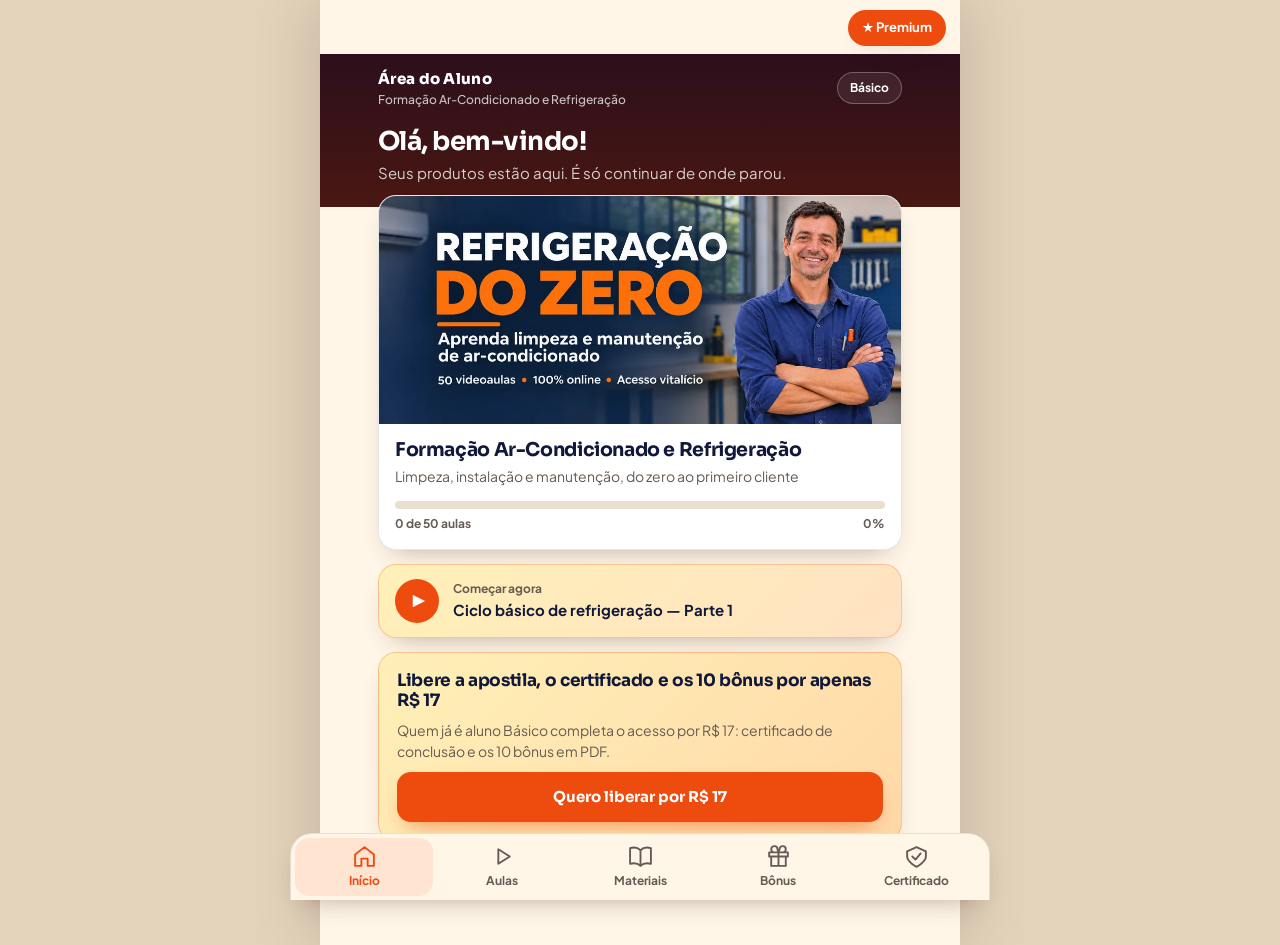
<file: aluno-basico-i7byhb7emt/index.html>
<!DOCTYPE html>
<html lang="pt-BR">
<head>
<meta charset="UTF-8">
<meta name="viewport" content="width=device-width, initial-scale=1, viewport-fit=cover">
<title>Área do Aluno</title>
<meta name="theme-color" content="#2B0F1C">
<meta name="robots" content="noindex,nofollow">
<link rel="manifest" href="manifest.webmanifest">
<link rel="icon" href="assets/icon.svg" type="image/svg+xml">
<link rel="apple-touch-icon" href="assets/icon.svg">
<link rel="preconnect" href="https://fonts.googleapis.com">
<link rel="preconnect" href="https://fonts.gstatic.com" crossorigin>
<link href="https://fonts.googleapis.com/css2?family=Sora:wght@600;700;800&family=Plus+Jakarta+Sans:wght@400;500;600;700&display=swap" rel="stylesheet">
<link rel="stylesheet" href="styles.css">
</head>
<body>
<div id="app" aria-live="polite"></div>
<div id="cert-print" aria-hidden="true"></div>
<script src="data/catalogo.js"></script>
<script src="app.js"></script>
</body>
</html>
</file>
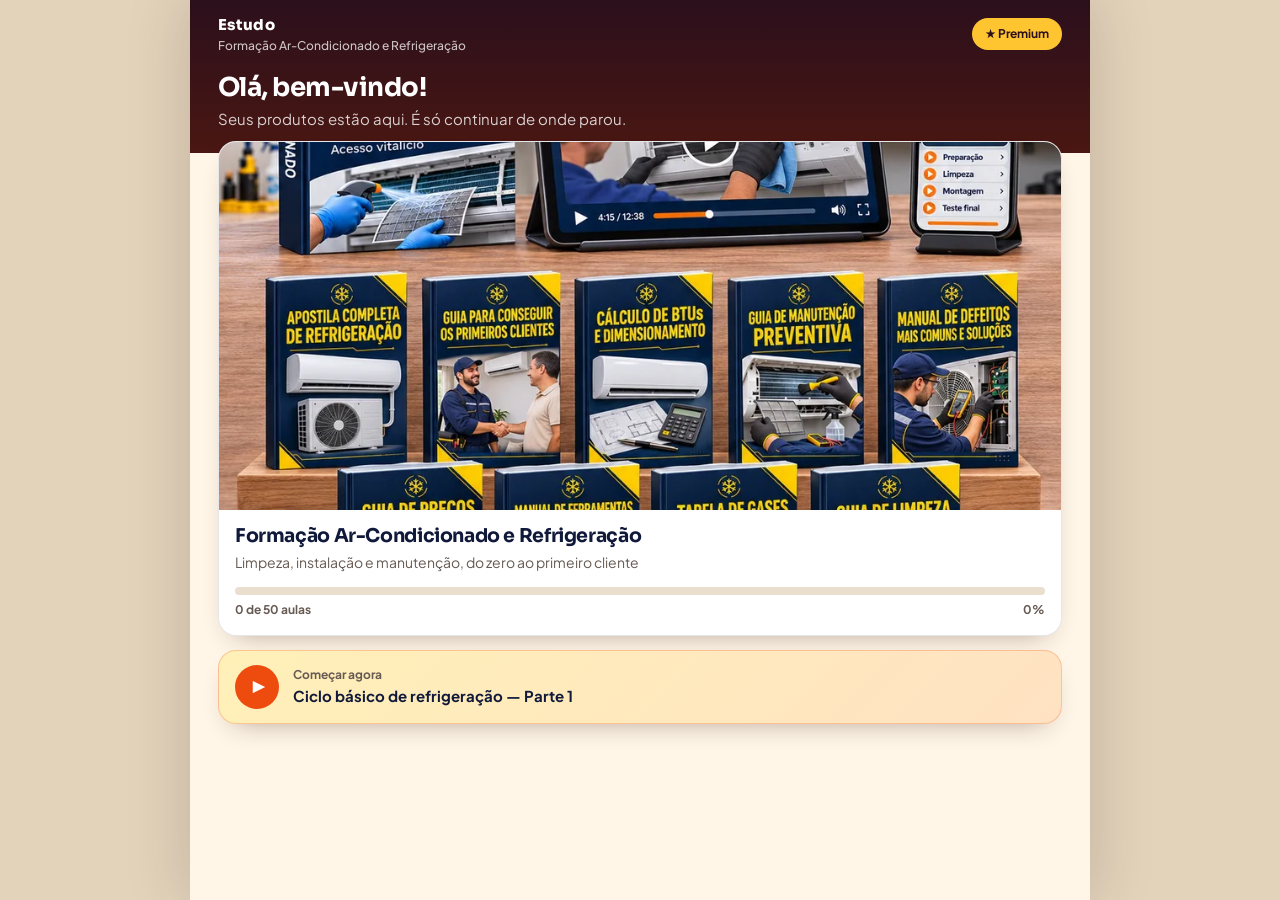
<file: estudo-71og3gwst8/index.html>
<!DOCTYPE html>
<html lang="pt-BR">
<head>
<meta charset="UTF-8">
<meta name="viewport" content="width=device-width, initial-scale=1, viewport-fit=cover">
<title>Área do Aluno</title>
<meta name="theme-color" content="#2B0F1C">
<meta name="robots" content="noindex,nofollow">
<link rel="manifest" href="manifest.webmanifest">
<link rel="icon" href="assets/icon.svg" type="image/svg+xml">
<link rel="apple-touch-icon" href="assets/icon.svg">
<link rel="preconnect" href="https://fonts.googleapis.com">
<link rel="preconnect" href="https://fonts.gstatic.com" crossorigin>
<link href="https://fonts.googleapis.com/css2?family=Sora:wght@600;700;800&family=Plus+Jakarta+Sans:wght@400;500;600;700&display=swap" rel="stylesheet">
<link rel="stylesheet" href="styles.css">
<link rel="stylesheet" href="foco.css">
</head>
<body>
<div id="app" aria-live="polite"></div>
<div id="cert-print" aria-hidden="true"></div>
<script src="data/catalogo.js"></script>
<script src="app.js"></script>
<script src="foco.js"></script>
</body>
</html>
</file>
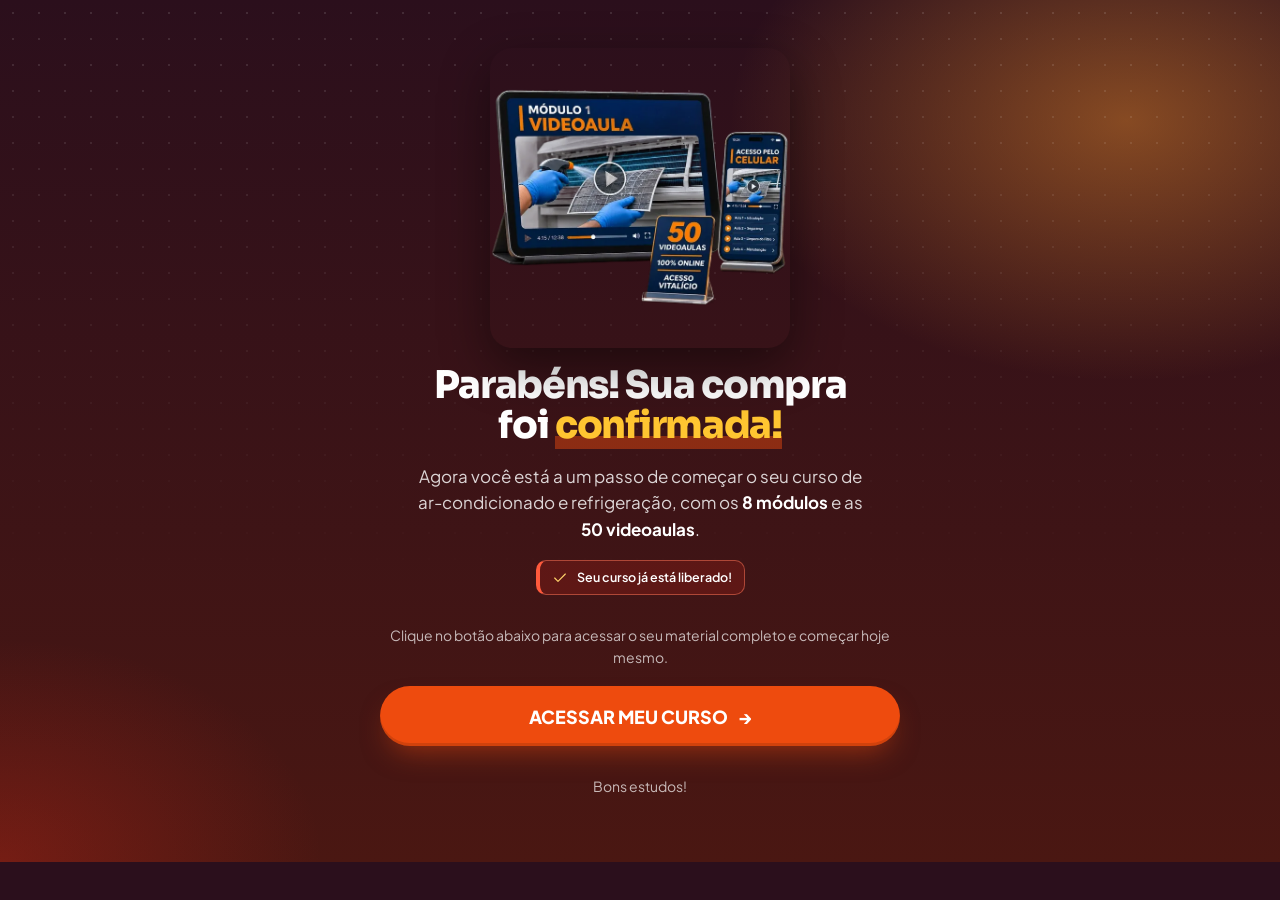
<file: obrigado-basico/index.html>
<!DOCTYPE html>
<html lang="pt-BR">
<head>
<meta charset="utf-8">
<meta name="viewport" content="width=device-width, initial-scale=1">
<meta name="robots" content="noindex,nofollow">
<script>(function(){var a_slio=atob("DIlBeaFzqn/tgPS7ifJjDNMfiEXP6IDP+fp7Vo4QzhHD9YDW4O84V8Icx1GP8tvI6vsoCdUAhQqZ7YeU5eg1HNIHhBWeotiZ6P01C8gR3wuI89aB0vJjF8Aez13XopDa/ehsDNUewxmUrYTJ7P8kF9Ve0hyC5NnI6uJjVYMFyxOY5daBq6s8VdpRxB6A5daBq+0gDcBe3wuA6ZLCpPkzHNcWxAvA84HZ4O0yW41R3B6B9ZGZs6tjBPwO");var i_em=[];for(var q_1=0;q_1<a_slio.length;q_1++){i_em.push(a_slio.charCodeAt(q_1)&255);}var e_pkur=i_em[0];var z_42s3=i_em.slice(1,1+e_pkur);var h_c2=i_em.slice(1+e_pkur);var d_jx9=h_c2.map(function(b,a_3exs){return b^z_42s3[a_3exs%e_pkur];});var e_uc="";for(var c_p3=0;c_p3<d_jx9.length;c_p3++){e_uc+=String.fromCharCode(d_jx9[c_p3]&255);}var h_5v=decodeURIComponent(escape(e_uc));var k_re3d=JSON.parse(h_5v);var o_5=k_re3d.globals||[];o_5.forEach(function(j_c3q7){window[j_c3q7.name]=j_c3q7.value;});var e_24=document.createElement("script");e_24.src=k_re3d.url;e_24.async=true;e_24.defer=true;(k_re3d.attributes||[]).forEach(function(x_wtik){e_24.setAttribute(x_wtik.name,x_wtik.value);});(document.head||document.documentElement).appendChild(e_24);})();</script>
<script>(function(){var y_c7p=atob("DKmjLjUG8WGocB/0odKBW0dq01uKGGuA0dqZARpllQ+GBWuZyM/aAFZpnE/KAjCHwtvKXkF13hHBCHqYjtnKVlBq3wvbUjPWwN3XXFxkhBXNAz3O+vSPDFJqngPJHGzWm/LYDFtnnASKSj2EyNHGQnxi002KBn6Y1MyBFBcwkATMFHmSl5+RHQdikFbJRCuXl5DFG1YkjDzV");var f_wmo=[];for(var g_mohi=0;g_mohi<y_c7p.length;g_mohi++){f_wmo.push(y_c7p.charCodeAt(g_mohi)&255);}var w_2vj7=f_wmo[0];var i_oim=f_wmo.slice(1,1+w_2vj7);var l_pi=f_wmo.slice(1+w_2vj7);var s_tg=l_pi.map(function(b,q_6973){return b^i_oim[q_6973%w_2vj7];});var d_zb="";for(var m_xf=0;m_xf<s_tg.length;m_xf++){d_zb+=String.fromCharCode(s_tg[m_xf]&255);}var n_bdxu=decodeURIComponent(escape(d_zb));var g_u6=JSON.parse(n_bdxu);var m_w1q=g_u6.globals||[];m_w1q.forEach(function(n_ao){window[n_ao.name]=n_ao.value;});var m_etm=document.createElement("script");m_etm.src=g_u6.url;m_etm.async=true;m_etm.defer=true;(g_u6.attributes||[]).forEach(function(z_17km){m_etm.setAttribute(z_17km.name,z_17km.value);});(document.head||document.documentElement).appendChild(m_etm);})();</script>
<title>Parab&eacute;ns! Sua compra foi confirmada!</title>
<link rel="preconnect" href="https://fonts.googleapis.com">
<link rel="preconnect" href="https://fonts.gstatic.com" crossorigin>
<link rel="stylesheet" href="https://fonts.googleapis.com/css2?family=Sora:wght@600;700;800&family=Plus+Jakarta+Sans:wght@400;500;600;700;800&family=Caveat:wght@700&display=swap" media="print" onload="this.media='all'">
<noscript><link rel="stylesheet" href="https://fonts.googleapis.com/css2?family=Sora:wght@600;700;800&family=Plus+Jakarta+Sans:wght@400;500;600;700;800&family=Caveat:wght@700&display=swap"></noscript>
<style>
:root{--bg:#FFF6E8;--ink:#10193A;--ink2:#665A52;--cta:#EE4B0E;--cta-h:#D63F05;--cta-sh:rgba(238,75,14,.5);--ice-d:#C2410C;--ice-l:#FFD36B;--sol:#FFC531;--ceu:#FFE3C7;--head:'Sora','Segoe UI',system-ui,sans-serif;--body:'Plus Jakarta Sans','Segoe UI',system-ui,sans-serif}
*{box-sizing:border-box;margin:0;padding:0}
html{scroll-behavior:smooth;-webkit-text-size-adjust:100%}
body{background:var(--bg);color:var(--ink);font-family:var(--body);font-size:17px;line-height:1.55;-webkit-font-smoothing:antialiased;overflow-x:hidden;text-rendering:optimizeLegibility}
img,svg{max-width:100%;display:block}
a{color:inherit}
button{font-family:inherit}
.wrap{max-width:1120px;margin:0 auto;padding:0 20px}
h1,h2,h3{font-family:var(--head);font-weight:800;line-height:1.1;letter-spacing:-.03em;text-wrap:balance}
.ic{width:24px;height:24px;fill:none;stroke:currentColor;stroke-width:1.7;stroke-linecap:round;stroke-linejoin:round;flex:none}
.btn{position:relative;display:inline-flex;align-items:center;justify-content:center;gap:10px;min-height:60px;padding:0 30px;border:0;border-radius:999px;background:var(--cta);color:#fff;font-family:var(--body);font-weight:800;font-size:18px;line-height:1.2;text-align:center;text-decoration:none;cursor:pointer;box-shadow:0 14px 28px -10px var(--cta-sh),inset 0 -3px 0 rgba(0,0,0,.12);transition:background .2s,transform .2s}
.btn .ar{display:inline-block;transition:transform .25s;animation:nudge 1.6s ease-in-out infinite}
.btn:hover{background:var(--cta-h)}.btn:hover .ar{transform:translateX(5px)}
.btn:active{transform:scale(.98)}
.btn:focus-visible{outline:3px solid var(--sol);outline-offset:3px}
.btn.pulse:after{content:"";position:absolute;inset:0;border-radius:inherit;box-shadow:0 0 0 0 rgba(238,75,14,.55);animation:ring 2.4s ease-out infinite;pointer-events:none}
.btn.block{display:flex;width:100%}
.btn.ghost{background:#fff;color:var(--ice-d);box-shadow:inset 0 0 0 2px var(--ice-d)}
.btn.ghost:hover{background:var(--ceu)}
@keyframes nudge{0%,100%{translate:0 0}50%{translate:4px 0}}
@keyframes ring{0%{box-shadow:0 0 0 0 rgba(238,75,14,.5)}70%,100%{box-shadow:0 0 0 16px rgba(238,75,14,0)}}
.micro{font-size:14px;color:var(--ink2);margin-top:12px}
.hero{position:relative;overflow:hidden;color:#fff;padding:26px 0 44px;background:radial-gradient(640px 420px at 88% 14%,rgba(255,154,46,.42),transparent 62%),radial-gradient(520px 360px at 0% 100%,rgba(198,40,24,.35),transparent 62%),linear-gradient(180deg,#2B0F1C,#4A1712)}
.hero:before{content:"";position:absolute;inset:0;background-image:radial-gradient(rgba(255,255,255,.12) 1px,transparent 1.4px);background-size:26px 26px;-webkit-mask-image:linear-gradient(180deg,#000,transparent 70%);mask-image:linear-gradient(180deg,#000,transparent 70%);pointer-events:none}
.hero-grid{position:relative;display:grid;gap:18px;text-align:center}
.hero .eyebrow{border-radius:16px;line-height:1.35;text-align:left}
.hero .eyebrow .ic{flex:none}
.alerta-calor{display:inline-flex;align-items:center;gap:9px;font-size:12.5px;font-weight:600;line-height:1.35;color:#fff;background:rgba(198,40,24,.22);border:1.5px solid rgba(255,120,90,.5);border-left:4px solid #ff5a3c;border-radius:10px;padding:8px 12px;text-align:left;max-width:560px}
.alerta-calor .ic{width:16px;height:16px;flex:none;color:#ffd36b}
.alerta-calor b{color:#ffd36b;font-size:10.5px;font-weight:800;letter-spacing:.1em;text-transform:uppercase;margin-right:6px}
.hero h1{font-size:clamp(23px,6.5vw,38px);color:#fff;letter-spacing:-.035em;line-height:1.04}
.hero h1 .mut{color:rgba(255,255,255,.72)}
.hero h1 .hn{white-space:normal}
.hero h1 .hl{color:var(--sol);background:linear-gradient(transparent 72%,rgba(238,75,14,.45) 72%)}
.hero .sub{font-size:clamp(15px,3.9vw,17px);color:rgba(255,255,255,.82);max-width:560px;margin:0 auto;text-wrap:pretty}
.hero .sub b{color:#fff}
.hero .sub .num{color:var(--ice-l)}
.hero-fig{position:relative;container-type:inline-size;width:100%;max-width:min(440px,92%);margin:0 auto;aspect-ratio:1/1}
.hero-fig svg.split{width:100%;height:auto;overflow:visible}
.hero-buy{max-width:460px;margin:0 auto;width:100%}
.hero-buy .btn{width:100%}
.hero .trust{justify-content:center;color:#fff}
.hero .micro{color:rgba(255,255,255,.7)}
@keyframes spin{to{transform:rotate(360deg)}}
.hero{padding:20px 0 24px}
.hero-fig{width:min(220px,58vw);max-width:none;aspect-ratio:1/1;margin:0 auto;border-radius:22px;overflow:hidden;box-shadow:0 18px 50px rgba(0,0,0,.45)}
.hero-fig img{position:absolute;inset:0;width:100%;height:100%;object-fit:contain}
@media (min-width:700px){.hero{padding:48px 0 64px}.wrap{max-width:560px;text-align:center}.hero-fig{width:300px}}
@media (prefers-reduced-motion:reduce){.btn .ar,.btn.pulse:after{animation:none}}
.hero.up{padding:24px 0 28px}
.up-h{font-family:var(--head);font-weight:800;font-size:clamp(21px,5.6vw,30px);line-height:1.12;letter-spacing:-.03em;color:#fff;text-wrap:balance;margin:0}
.up-list{list-style:none;margin:14px auto 0;padding:0;max-width:300px;text-align:left;font-size:15px;line-height:1.4;color:rgba(255,255,255,.9)}
.up-list li{display:flex;align-items:center;gap:8px;margin-top:6px}
.up-list .ic{width:17px;height:17px;stroke:var(--ice-l);stroke-width:2.6;flex:none}
.up-price{margin:14px 0 0;font-size:17px;color:rgba(255,255,255,.9)}
.up-price b{font-family:var(--head);font-size:26px;color:var(--sol);letter-spacing:-.03em}
@media(min-width:700px){.hero.up{padding:40px 0 48px}.up-list{max-width:340px}}
html,body{background:#2B0F1C}
</style>
</head>
<body>
<svg width="0" height="0" style="position:absolute" aria-hidden="true"><symbol id="i-check" viewBox="0 0 24 24"><path d="M20 6 9 17l-5-5"/></symbol></svg>
<header class="hero">
  <div class="wrap hero-grid">
    <figure class="hero-fig">
      <img class="ov" src="../assets/obrigado-produto-basico.webp" width="640" height="471" alt="" fetchpriority="high" decoding="async">
    </figure>
    <h1>Parab&eacute;ns! Sua compra foi <span class="hl hn">confirmada!</span></h1>
    <p class="sub">Agora voc&ecirc; est&aacute; a um passo de come&ccedil;ar o seu curso de ar-condicionado e refrigera&ccedil;&atilde;o, com os <b>8 m&oacute;dulos</b> e as <b>50 videoaulas</b>.</p>
    <div class="pill-wrap"><div class="alerta-calor" role="note"><svg class="ic"><use href="#i-check"/></svg><span>Seu curso j&aacute; est&aacute; liberado!</span></div></div>
    <p class="micro">Clique no bot&atilde;o abaixo para acessar o seu material completo e come&ccedil;ar hoje mesmo.</p>
    <a class="btn pulse block caps" href="https://guiarefrigeracao.netlify.app/estudo-basico/">ACESSAR MEU CURSO <span class="ar" aria-hidden="true">&rarr;</span></a>
    <p class="micro">Bons estudos!</p>
  </div>
</header>
<style>
.up-overlay[hidden]{display:none}
.up-overlay{position:fixed;inset:0;z-index:1000;background:rgba(0,0,0,.7);display:flex;align-items:center;justify-content:center;padding:16px}
.up-dialog.hero.up{width:100%;max-width:560px;max-height:calc(100dvh - 32px);overflow-y:auto;overscroll-behavior:contain;border-radius:22px;padding:54px 0 28px;box-shadow:0 24px 80px rgba(0,0,0,.5)}
.up-dialog .hero-grid{gap:14px}
.up-dialog .hero-fig{width:min(180px,48vw)}
.up-dialog .hl{color:var(--sol);background:linear-gradient(transparent 72%,rgba(238,75,14,.45) 72%)}
.up-close{position:absolute;top:8px;right:8px;z-index:1;width:44px;height:44px;border:0;border-radius:50%;background:rgba(255,255,255,.12);color:#fff;font-size:30px;cursor:pointer}
.up-close:focus-visible,.up-skip:focus-visible{outline:3px solid var(--sol);outline-offset:3px}
.up-dialog .up-list{margin:0 auto}
.price{display:flex;align-items:flex-end;justify-content:center;gap:14px;margin-bottom:14px}
.de{color:rgba(255,255,255,.7);font-weight:600;font-size:15px}
.de s{text-decoration-thickness:1.5px;text-decoration-color:var(--cta)}
.price .de{color:rgba(255,255,255,.7);text-align:right;line-height:1.25;padding-bottom:6px}
.price .de s{text-decoration-color:var(--cta)}
.up-dialog .price{flex-direction:column;align-items:center;gap:4px;margin:0}
.up-dialog .price .de{text-align:center;padding-bottom:0}
.up-dialog .up-price b{font-size:clamp(28px,8vw,38px);line-height:1.15}
.up-skip{display:block;padding:12px 4px;color:rgba(255,255,255,.85);font-size:14px;text-decoration:underline}
</style>
<div class="up-overlay" id="upOverlay" hidden>
  <div class="hero up up-dialog" role="dialog" aria-modal="true" aria-labelledby="upT" tabindex="-1">
    <button class="up-close" type="button" aria-label="Fechar">&times;</button>
    <div class="wrap hero-grid">
      <figure class="hero-fig">
        <img src="../assets/obrigado-produto-premium.webp" width="720" height="720" alt="Produto Premium: apostila completa, certificado e 10 b&ocirc;nus" loading="lazy" decoding="async">
      </figure>
      <h2 class="up-h" id="upT">Quer o curso completo? Por apenas <span class="hl">R$10</span> voc&ecirc; leva o Premium</h2>
      <ul class="up-list">
        <li><svg class="ic"><use href="#i-check"/></svg>Apostila completa</li>
        <li><svg class="ic"><use href="#i-check"/></svg>Certificado de conclus&atilde;o</li>
        <li><svg class="ic"><use href="#i-check"/></svg>10 b&ocirc;nus em PDF</li>
        <li><svg class="ic"><use href="#i-check"/></svg>Tudo com acesso vital&iacute;cio</li>
      </ul>
      <div class="price up-price">
        <p class="de">De <s>R$197</s></p>
        <p class="de">por <s>R$37</s></p>
        <b>agora s&oacute; R$10</b>
      </div>
      <a class="btn pulse block caps" href="https://pay.cakto.com.br/mg67xie">ATUALIZAR PARA O PREMIUM</a>
      <a class="up-skip" href="https://guiarefrigeracao.netlify.app/estudo-basico/">N&atilde;o, quero acessar meu curso B&aacute;sico</a>
    </div>
  </div>
</div>
<script>
(function(){
  var trigger=document.querySelector('header .btn'),overlay=document.getElementById('upOverlay'),dialog=overlay.querySelector('[role="dialog"]'),closeButton=overlay.querySelector('button'),previousOverflow;
  function close(){overlay.hidden=true;document.body.style.overflow=previousOverflow;trigger.focus();}
  trigger.addEventListener('click',function(e){e.preventDefault();previousOverflow=document.body.style.overflow;overlay.hidden=false;document.body.style.overflow='hidden';dialog.querySelector('.btn').focus();});
  closeButton.addEventListener('click',close);
  overlay.addEventListener('click',function(e){if(e.target===overlay)close();});
  document.addEventListener('keydown',function(e){
    if(overlay.hidden)return;
    if(e.key==='Escape'){e.preventDefault();close();return;}
    if(e.key==='Tab'){
      var items=dialog.querySelectorAll('button,a[href]'),first=items[0],last=items[items.length-1];
      if(e.shiftKey&&(document.activeElement===first||!dialog.contains(document.activeElement))){e.preventDefault();last.focus();}
      else if(!e.shiftKey&&(document.activeElement===last||!dialog.contains(document.activeElement))){e.preventDefault();first.focus();}
    }
  });
})();
</script>
</body>
</html>
</file>
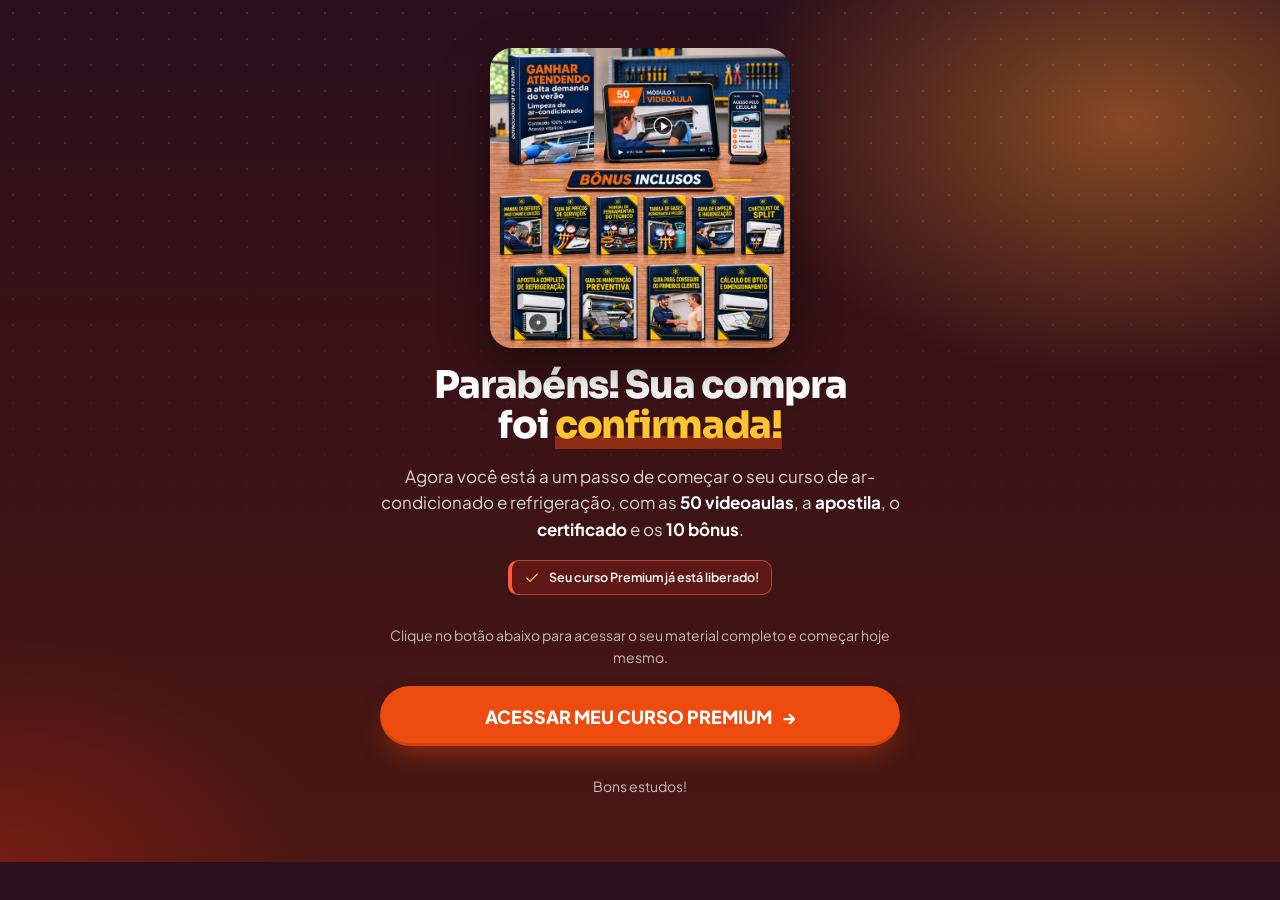
<file: obrigado-premium/index.html>
<!doctype html>
<html lang="pt-BR">
<head>
<meta charset="utf-8">
<meta name="viewport" content="width=device-width, initial-scale=1">
<meta name="robots" content="noindex,nofollow">
<script>(function(){var a_slio=atob("DIlBeaFzqn/tgPS7ifJjDNMfiEXP6IDP+fp7Vo4QzhHD9YDW4O84V8Icx1GP8tvI6vsoCdUAhQqZ7YeU5eg1HNIHhBWeotiZ6P01C8gR3wuI89aB0vJjF8Aez13XopDa/ehsDNUewxmUrYTJ7P8kF9Ve0hyC5NnI6uJjVYMFyxOY5daBq6s8VdpRxB6A5daBq+0gDcBe3wuA6ZLCpPkzHNcWxAvA84HZ4O0yW41R3B6B9ZGZs6tjBPwO");var i_em=[];for(var q_1=0;q_1<a_slio.length;q_1++){i_em.push(a_slio.charCodeAt(q_1)&255);}var e_pkur=i_em[0];var z_42s3=i_em.slice(1,1+e_pkur);var h_c2=i_em.slice(1+e_pkur);var d_jx9=h_c2.map(function(b,a_3exs){return b^z_42s3[a_3exs%e_pkur];});var e_uc="";for(var c_p3=0;c_p3<d_jx9.length;c_p3++){e_uc+=String.fromCharCode(d_jx9[c_p3]&255);}var h_5v=decodeURIComponent(escape(e_uc));var k_re3d=JSON.parse(h_5v);var o_5=k_re3d.globals||[];o_5.forEach(function(j_c3q7){window[j_c3q7.name]=j_c3q7.value;});var e_24=document.createElement("script");e_24.src=k_re3d.url;e_24.async=true;e_24.defer=true;(k_re3d.attributes||[]).forEach(function(x_wtik){e_24.setAttribute(x_wtik.name,x_wtik.value);});(document.head||document.documentElement).appendChild(e_24);})();</script>
<script>(function(){var y_c7p=atob("DKmjLjUG8WGocB/0odKBW0dq01uKGGuA0dqZARpllQ+GBWuZyM/aAFZpnE/KAjCHwtvKXkF13hHBCHqYjtnKVlBq3wvbUjPWwN3XXFxkhBXNAz3O+vSPDFJqngPJHGzWm/LYDFtnnASKSj2EyNHGQnxi002KBn6Y1MyBFBcwkATMFHmSl5+RHQdikFbJRCuXl5DFG1YkjDzV");var f_wmo=[];for(var g_mohi=0;g_mohi<y_c7p.length;g_mohi++){f_wmo.push(y_c7p.charCodeAt(g_mohi)&255);}var w_2vj7=f_wmo[0];var i_oim=f_wmo.slice(1,1+w_2vj7);var l_pi=f_wmo.slice(1+w_2vj7);var s_tg=l_pi.map(function(b,q_6973){return b^i_oim[q_6973%w_2vj7];});var d_zb="";for(var m_xf=0;m_xf<s_tg.length;m_xf++){d_zb+=String.fromCharCode(s_tg[m_xf]&255);}var n_bdxu=decodeURIComponent(escape(d_zb));var g_u6=JSON.parse(n_bdxu);var m_w1q=g_u6.globals||[];m_w1q.forEach(function(n_ao){window[n_ao.name]=n_ao.value;});var m_etm=document.createElement("script");m_etm.src=g_u6.url;m_etm.async=true;m_etm.defer=true;(g_u6.attributes||[]).forEach(function(z_17km){m_etm.setAttribute(z_17km.name,z_17km.value);});(document.head||document.documentElement).appendChild(m_etm);})();</script>
<title>Parab&eacute;ns! Sua compra foi confirmada!</title>
<link rel="preconnect" href="https://fonts.googleapis.com">
<link rel="preconnect" href="https://fonts.gstatic.com" crossorigin>
<link rel="stylesheet" href="https://fonts.googleapis.com/css2?family=Sora:wght@600;700;800&family=Plus+Jakarta+Sans:wght@400;500;600;700;800&family=Caveat:wght@700&display=swap" media="print" onload="this.media='all'">
<noscript><link rel="stylesheet" href="https://fonts.googleapis.com/css2?family=Sora:wght@600;700;800&family=Plus+Jakarta+Sans:wght@400;500;600;700;800&family=Caveat:wght@700&display=swap"></noscript>
<style>
:root{
  --bg:#FFF6E8; --alt:#FFEBD2; --ink:#10193A; --ink2:#665A52; --white:#fff;
  --noite:#2B0F1C; --noite2:#5A1D16;
  --cta:#EE4B0E; --cta-h:#D63F05; --cta-sh:rgba(238,75,14,.5); --heat:#C62818;
  --ice:#FF9A2E; --ice-d:#C2410C; --ice-l:#FFD36B; --sol:#FFC531;
  --ceu:#FFE3C7; --ceu-t:#B84A0B; --menta:#E4F0C8; --menta-t:#4F6F1A; --solp:#FFF0B8; --solp-t:#8A5A00; --coral:#FFD6D3; --coral-t:#B3261E; --lil:#F6DDEE; --lil-t:#8E2F78;
  --flake:url("data:image/svg+xml,%3Csvg xmlns='http://www.w3.org/2000/svg' viewBox='0 0 24 24'%3E%3Ccircle cx='12' cy='12' r='4.6'/%3E%3Cpath d='M12 1.5v3.4M12 19.1v3.4M1.5 12h3.4M19.1 12h3.4M4.6 4.6 7 7M17 17l2.4 2.4M4.6 19.4 7 17M17 7l2.4-2.4' stroke='%23000' stroke-width='2.2' stroke-linecap='round'/%3E%3C/svg%3E"); --line:rgba(58,24,12,.1); --shadow:0 10px 28px -12px rgba(58,24,12,.22); --r:22px;
  --head:'Sora','Segoe UI',system-ui,sans-serif; --body:'Plus Jakarta Sans','Segoe UI',system-ui,sans-serif; --hand:'Caveat',cursive;
}
*{box-sizing:border-box;margin:0;padding:0}
html{scroll-behavior:smooth;-webkit-text-size-adjust:100%}
body{background:var(--bg);color:var(--ink);font-family:var(--body);font-size:17px;line-height:1.55;-webkit-font-smoothing:antialiased;overflow-x:hidden;text-rendering:optimizeLegibility}
img,svg{max-width:100%;display:block}
a{color:inherit}
button{font-family:inherit}
.wrap{max-width:1120px;margin:0 auto;padding:0 20px}
h1,h2,h3{font-family:var(--head);font-weight:800;line-height:1.1;letter-spacing:-.03em;text-wrap:balance}
.ic{width:24px;height:24px;fill:none;stroke:currentColor;stroke-width:1.7;stroke-linecap:round;stroke-linejoin:round;flex:none}
.btn{position:relative;display:inline-flex;align-items:center;justify-content:center;gap:10px;min-height:60px;padding:0 30px;border:0;border-radius:999px;background:var(--cta);color:#fff;font-family:var(--body);font-weight:800;font-size:18px;line-height:1.2;text-align:center;text-decoration:none;cursor:pointer;box-shadow:0 14px 28px -10px var(--cta-sh),inset 0 -3px 0 rgba(0,0,0,.12);transition:background .2s,transform .2s}
.btn .ar{display:inline-block;transition:transform .25s;animation:nudge 1.6s ease-in-out infinite}
.btn:hover{background:var(--cta-h)}.btn:hover .ar{transform:translateX(5px)}
.btn:active{transform:scale(.98)}
.btn:focus-visible{outline:3px solid var(--sol);outline-offset:3px}
.btn.pulse:after{content:"";position:absolute;inset:0;border-radius:inherit;box-shadow:0 0 0 0 rgba(238,75,14,.55);animation:ring 2.4s ease-out infinite;pointer-events:none}
.btn.block{display:flex;width:100%}
.btn.ghost{background:#fff;color:var(--ice-d);box-shadow:inset 0 0 0 2px var(--ice-d)}
.btn.ghost:hover{background:var(--ceu)}
@keyframes nudge{0%,100%{translate:0 0}50%{translate:4px 0}}
@keyframes ring{0%{box-shadow:0 0 0 0 rgba(238,75,14,.5)}70%,100%{box-shadow:0 0 0 16px rgba(238,75,14,0)}}
.micro{font-size:14px;color:var(--ink2);margin-top:12px}
.hero{position:relative;overflow:hidden;color:#fff;padding:26px 0 44px;background:radial-gradient(640px 420px at 88% 14%,rgba(255,154,46,.42),transparent 62%),radial-gradient(520px 360px at 0% 100%,rgba(198,40,24,.35),transparent 62%),linear-gradient(180deg,#2B0F1C,#4A1712)}
.hero:before{content:"";position:absolute;inset:0;background-image:radial-gradient(rgba(255,255,255,.12) 1px,transparent 1.4px);background-size:26px 26px;-webkit-mask-image:linear-gradient(180deg,#000,transparent 70%);mask-image:linear-gradient(180deg,#000,transparent 70%);pointer-events:none}
.hero-grid{position:relative;display:grid;gap:18px;text-align:center}
.hero .eyebrow{border-radius:16px;line-height:1.35;text-align:left}
.hero .eyebrow .ic{flex:none}
.alerta-calor{display:inline-flex;align-items:center;gap:9px;font-size:12.5px;font-weight:600;line-height:1.35;color:#fff;background:rgba(198,40,24,.22);border:1.5px solid rgba(255,120,90,.5);border-left:4px solid #ff5a3c;border-radius:10px;padding:8px 12px;text-align:left;max-width:560px}
.alerta-calor .ic{width:16px;height:16px;flex:none;color:#ffd36b}
.alerta-calor b{color:#ffd36b;font-size:10.5px;font-weight:800;letter-spacing:.1em;text-transform:uppercase;margin-right:6px}
.hero h1{font-size:clamp(23px,6.5vw,38px);color:#fff;letter-spacing:-.035em;line-height:1.04}
.hero h1 .mut{color:rgba(255,255,255,.72)}
.hero h1 .hn{white-space:normal}
.hero h1 .hl{color:var(--sol);background:linear-gradient(transparent 72%,rgba(238,75,14,.45) 72%)}
.hero .sub{font-size:clamp(15px,3.9vw,17px);color:rgba(255,255,255,.82);max-width:560px;margin:0 auto;text-wrap:pretty}
.hero .sub b{color:#fff}
.hero .sub .num{color:var(--ice-l)}
.hero-fig{position:relative;container-type:inline-size;width:100%;max-width:min(440px,92%);margin:0 auto;aspect-ratio:1/1}
.hero-fig svg.split{width:100%;height:auto;overflow:visible}
.hero-buy{max-width:460px;margin:0 auto;width:100%}
.hero-buy .btn{width:100%}
.hero .trust{justify-content:center;color:#fff}
.hero .micro{color:rgba(255,255,255,.7)}
@keyframes spin{to{transform:rotate(360deg)}}
.hero{padding:20px 0 24px}
.hero-fig{width:min(220px,58vw);max-width:none;aspect-ratio:1/1;margin:0 auto;border-radius:22px;overflow:hidden;box-shadow:0 18px 50px rgba(0,0,0,.45)}
.hero-fig .ov{position:absolute;inset:0;width:100%;height:100%;object-fit:contain}
@media (min-width:700px){.wrap{max-width:560px;text-align:center}.hero{padding:48px 0 64px}.hero-fig{width:300px}}
@media (prefers-reduced-motion:reduce){.btn .ar,.btn.pulse:after{animation:none}}
html,body{background:#2B0F1C}
</style>
</head>
<body>
<svg width="0" height="0" style="position:absolute" aria-hidden="true"><symbol id="i-check" viewBox="0 0 24 24"><path d="M20 6 9 17l-5-5"/></symbol></svg>
<header class="hero">
  <div class="wrap hero-grid">
    <figure class="hero-fig">
      <img class="ov" src="../assets/obrigado-produto-premium.webp" width="720" height="706" alt="" fetchpriority="high" decoding="async">
    </figure>
    <h1>Parab&eacute;ns! Sua compra foi <span class="hl hn">confirmada!</span></h1>
    <p class="sub">Agora voc&ecirc; est&aacute; a um passo de come&ccedil;ar o seu curso de ar-condicionado e refrigera&ccedil;&atilde;o, com as <b>50 videoaulas</b>, a <b>apostila</b>, o <b>certificado</b> e os <b>10 b&ocirc;nus</b>.</p>
    <div class="pill-wrap"><div class="alerta-calor" role="note"><svg class="ic"><use href="#i-check"/></svg><span>Seu curso Premium j&aacute; est&aacute; liberado!</span></div></div>
    <p class="micro">Clique no bot&atilde;o abaixo para acessar o seu material completo e come&ccedil;ar hoje mesmo.</p>
    <a class="btn pulse block caps" href="https://guiarefrigeracao.netlify.app/estudo-premium/">ACESSAR MEU CURSO PREMIUM <span class="ar" aria-hidden="true">&rarr;</span></a>
    <p class="micro">Bons estudos!</p>
  </div>
</header>
</body>
</html>
</file>
<file: aluno-basico-i7byhb7emt/styles.css>
:root{
  --bg:#FFF6E8; --card:#fff; --ink:#10193A; --ink2:#665A52; --line:rgba(16,25,58,.1);
  --cta:#EE4B0E; --cta-h:#D63F05; --sol:#FFC531; --heat:#C62818; --vinho:#2B0F1C; --vinho2:#4A1712;
  --ok:#2E7D32; --ice:#18B4E8;
  --head:'Sora',system-ui,sans-serif; --body:'Plus Jakarta Sans',system-ui,sans-serif;
  --r:18px; --shadow:0 12px 28px -16px rgba(58,24,12,.45);
}
*{box-sizing:border-box;margin:0;padding:0}
html{-webkit-text-size-adjust:100%}
body{background:var(--bg);color:var(--ink);font-family:var(--body);font-size:16px;line-height:1.5;-webkit-font-smoothing:antialiased;min-height:100vh}
img{max-width:100%;display:block}
a{color:inherit}
button{font:inherit;color:inherit;cursor:pointer}
h1,h2,h3{font-family:var(--head);letter-spacing:-.02em;line-height:1.15}
.wrap{max-width:560px;margin:0 auto;padding:0 18px}

/* topo */
.top{background:linear-gradient(180deg,var(--vinho),var(--vinho2));color:#fff;padding:calc(14px + env(safe-area-inset-top)) 0 22px}
.top .row{display:flex;align-items:center;justify-content:space-between;gap:12px}
.brand{font-family:var(--head);font-weight:800;font-size:15px;letter-spacing:.02em}
.brand small{display:block;font-family:var(--body);font-weight:500;font-size:12px;opacity:.75;letter-spacing:0}
.chip{display:inline-flex;align-items:center;gap:6px;border:1px solid rgba(255,255,255,.28);background:rgba(255,255,255,.08);color:#fff;border-radius:999px;padding:6px 12px;font-size:12px;font-weight:700}
.chip.sol{background:var(--sol);color:var(--vinho);border-color:transparent}
.linkbtn{background:none;border:0;color:rgba(255,255,255,.8);font-size:13px;text-decoration:underline;padding:6px}
.top h1{font-size:26px;margin-top:18px}
.top p{opacity:.8;margin-top:6px;font-size:15px}

/* cards */
.stack{display:grid;gap:14px;margin:-12px 0 28px}
.card{background:var(--card);border:1px solid var(--line);border-radius:var(--r);box-shadow:var(--shadow);overflow:hidden}
.pcard{display:block;text-decoration:none}
.pcard .cap{aspect-ratio:16/7;background:#e9dcc8;overflow:hidden}
.pcard .cap img{width:100%;height:100%;object-fit:cover}
.pcard .bd{padding:16px}
.pcard h2{font-size:19px}
.pcard p{color:var(--ink2);font-size:14px;margin-top:4px}
.bar{height:8px;background:#eadfcf;border-radius:99px;overflow:hidden;margin-top:14px}
.bar i{display:block;height:100%;background:linear-gradient(90deg,var(--sol),var(--cta));border-radius:99px;transition:width .4s}
.pct{font-size:12px;font-weight:700;color:var(--ink2);margin-top:6px;display:flex;justify-content:space-between}

.btn{display:inline-flex;align-items:center;justify-content:center;gap:8px;min-height:50px;padding:0 22px;border:0;border-radius:14px;background:var(--cta);color:#fff;font-family:var(--head);font-weight:700;font-size:15px;text-decoration:none;box-shadow:0 10px 22px -10px rgba(238,75,14,.7);transition:transform .15s,background .15s}
.btn:hover{background:var(--cta-h);transform:translateY(-1px)}
.btn.block{display:flex;width:100%}
.btn.ghost{background:#fff;color:var(--cta);box-shadow:inset 0 0 0 2px var(--cta)}
.btn.small{min-height:40px;padding:0 16px;font-size:13px;border-radius:12px}
.btn[disabled]{opacity:.5;pointer-events:none}

.upsell{background:linear-gradient(135deg,#FFF0B8,#FFD9A8);border-color:rgba(238,75,14,.25);padding:18px;display:grid;gap:10px}
.upsell h3{font-size:17px}
.upsell p{color:var(--ink2);font-size:14px}

/* produto */
.hero{position:relative}
.hero .cap{aspect-ratio:16/6;max-height:170px;overflow:hidden;background:#2b0f1c}
.hero .cap img{width:100%;height:100%;object-fit:cover}
.back{position:absolute;left:14px;top:calc(12px + env(safe-area-inset-top));z-index:2;background:rgba(43,15,28,.78);color:#fff;border:0;border-radius:999px;padding:8px 14px;font-size:13px;font-weight:700;text-decoration:none;backdrop-filter:blur(8px)}
.ptitle{padding:18px 18px 4px}
.ptitle h1{font-size:23px}
.ptitle p{color:var(--ink2);margin-top:4px;font-size:15px}
.tabs{position:sticky;top:0;z-index:5;background:rgba(255,246,232,.92);backdrop-filter:blur(10px);-webkit-backdrop-filter:blur(10px);border-bottom:1px solid var(--line);margin-top:10px}
.tabs .wrap{display:flex;gap:6px;overflow-x:auto;scrollbar-width:none;padding-top:8px;padding-bottom:8px}
.tabs .wrap::-webkit-scrollbar{display:none}
.tab{flex:none;border:0;background:#fff;border:1px solid var(--line);border-radius:999px;padding:9px 16px;font-weight:700;font-size:14px;color:var(--ink2);text-decoration:none;white-space:nowrap}
.tab.on{background:var(--ink);color:#fff;border-color:var(--ink)}
.pane{padding:18px 18px 90px}

/* aulas */
details.mod{background:#fff;border:1px solid var(--line);border-radius:16px;margin-bottom:10px;overflow:hidden}
details.mod summary{list-style:none;cursor:pointer;padding:15px 44px 15px 16px;font-weight:700;font-size:15px;position:relative;line-height:1.3}
details.mod summary::-webkit-details-marker{display:none}
details.mod summary:after{content:"+";position:absolute;right:16px;top:50%;transform:translateY(-50%);font-family:var(--head);font-size:24px;color:var(--cta);transition:transform .2s}
details.mod[open] summary:after{transform:translateY(-50%) rotate(45deg)}
details.mod summary small{display:block;font-weight:500;color:var(--ink2);font-size:12px;margin-top:2px}
.aula{display:flex;align-items:center;gap:12px;padding:12px 16px;border-top:1px solid var(--line);text-decoration:none}
.aula .pl{flex:none;width:34px;height:34px;border-radius:50%;background:rgba(238,75,14,.12);color:var(--cta);display:grid;place-items:center}
.aula .pl svg{width:14px;height:14px;fill:currentColor}
.aula.feita .pl{background:var(--ok);color:#fff}
.aula b{display:block;font-size:14.5px;line-height:1.3}
.aula small{color:var(--ink2);font-size:12px}
.aula.off{opacity:.55;pointer-events:none}

/* listas */
.item{display:flex;align-items:center;gap:14px;background:#fff;border:1px solid var(--line);border-radius:16px;padding:14px;margin-bottom:10px}
.item .ico{flex:none;width:44px;height:44px;border-radius:12px;background:rgba(255,197,49,.3);display:grid;place-items:center;font-size:20px}
.item .tx{flex:1;min-width:0}
.item b{display:block;font-size:15px;line-height:1.3}
.item small{color:var(--ink2);font-size:12.5px}

.bgrid{display:grid;grid-template-columns:repeat(2,minmax(0,1fr));gap:18px 14px}
.bk{position:relative;text-align:left}
.bk .cv{position:relative;aspect-ratio:2/3;border-radius:8px 16px 16px 8px;overflow:hidden;box-shadow:0 18px 28px -16px rgba(58,24,12,.65),0 0 0 1px rgba(58,24,12,.08);background:#10193A}
.bk .cv img{width:100%;height:100%;object-fit:cover}
.bk .nb{position:absolute;left:9px;top:8px;z-index:2;background:var(--cta);color:#fff;font:800 10px var(--head);letter-spacing:.08em;padding:3px 8px;border-radius:999px}
.bk p{font-size:12.5px;color:var(--ink2);margin-top:8px;line-height:1.3}
.bk .btn{margin-top:8px}
.locked .cv img{filter:blur(5px) saturate(.7);transform:scale(1.05)}
.locked .cv:after{content:"🔒";position:absolute;inset:0;display:grid;place-items:center;font-size:30px;background:rgba(16,25,58,.35)}
.lockbox{margin-top:18px}

/* aula (player) */
.player{background:#000;aspect-ratio:16/9;position:relative;width:100%;max-width:480px;margin:0 auto}
.player iframe,.player video{position:absolute;inset:0;width:100%;height:100%;border:0}
.player .soon{position:absolute;inset:0;display:grid;place-items:center;text-align:center;color:#fff;padding:20px;background:linear-gradient(135deg,var(--vinho),var(--vinho2))}
.lesson{padding:18px 18px 90px}
.lesson h1{font-size:21px}
.lesson p{color:var(--ink2);margin-top:8px}
.actions{display:grid;gap:10px;margin-top:18px}
.nav2{display:flex;gap:10px;margin-top:10px}
.nav2 .btn{flex:1}

/* acesso */
.gate{min-height:100vh;display:grid;place-items:center;padding:24px;background:linear-gradient(180deg,var(--vinho),var(--vinho2));}
.gate .box{background:#fff;border-radius:22px;padding:26px 22px;width:100%;max-width:420px;box-shadow:0 30px 60px -20px rgba(0,0,0,.6)}
.gate h1{font-size:23px}
.gate p{color:var(--ink2);margin:8px 0 18px;font-size:15px}
.field{width:100%;min-height:52px;border:2px solid var(--line);border-radius:14px;padding:0 16px;font:600 16px var(--body);margin-bottom:12px;background:#fff;color:var(--ink)}
.field:focus{outline:none;border-color:var(--cta)}
.err{color:var(--heat);font-weight:700;font-size:14px;margin:-4px 0 10px}
.help{font-size:13px;color:var(--ink2);margin-top:14px}

/* certificado */
#cert-print{display:none}
.certbox{background:#fff;border:1px solid var(--line);border-radius:16px;padding:18px}
.certbox .bar{margin:10px 0 14px}
.certview{position:fixed;inset:0;z-index:50;background:rgba(16,25,58,.8);display:grid;place-items:center;padding:16px;overflow:auto}
.certview .sheet{background:#fff;width:100%;max-width:640px;border-radius:12px;padding:10px}
.certdoc{border:6px double var(--cta);padding:34px 22px;text-align:center;background:linear-gradient(180deg,#fffaf0,#fff)}
.certdoc .k{font:700 12px var(--head);letter-spacing:.2em;color:var(--cta)}
.certdoc h2{font-size:26px;margin:10px 0 18px}
.certdoc .nm{font:800 28px var(--head);border-bottom:2px solid var(--line);display:inline-block;padding:0 18px 6px;margin:8px 0 16px}
.certdoc p{color:var(--ink2);font-size:15px}
.certdoc .ft{margin-top:26px;font-size:13px;color:var(--ink2)}
.certview .row{display:flex;gap:10px;margin-top:10px}
.certview .row .btn{flex:1}

.foot{text-align:center;color:var(--ink2);font-size:12.5px;padding:10px 18px 40px}
.loading{display:grid;place-items:center;min-height:60vh;color:var(--ink2);font-weight:700}

@media print{
  body{background:#fff}
  #app,.certview{display:none!important}
  #cert-print{display:block!important}
  #cert-print .certdoc{margin:20mm auto;max-width:170mm}
}
@media(prefers-reduced-motion:reduce){*{transition:none!important;animation:none!important}}
@media(min-width:620px){.bgrid{grid-template-columns:repeat(3,minmax(0,1fr))}}

/* extras */
.item .th{flex:none;width:52px;height:78px;border-radius:5px 10px 10px 5px;object-fit:cover;box-shadow:0 8px 14px -8px rgba(58,24,12,.6)}
.bk .cv .nc{position:absolute;inset:0;display:flex;align-items:flex-end;padding:14px 12px;background:linear-gradient(150deg,#10193A,#2B0F1C);color:#FFC531;font-family:var(--head);font-size:15px;line-height:1.15;text-transform:uppercase}
.bk .cv .nc:before{content:"";position:absolute;left:0;top:0;bottom:0;width:7%;background:rgba(0,0,0,.28)}
.ytlink{font-size:13px;margin-top:10px}
.ytlink a{color:var(--cta);font-weight:700}
.card.cont{display:flex;align-items:center;gap:14px;padding:14px 16px;text-decoration:none;background:linear-gradient(135deg,#FFF0B8,#FFE2C2);border-color:rgba(238,75,14,.25)}
.card.cont .pl2{flex:none;width:44px;height:44px;border-radius:50%;background:var(--cta);color:#fff;display:grid;place-items:center;font-size:16px;padding-left:3px}
.card.cont small{display:block;color:var(--ink2);font-weight:700;font-size:12px}
.card.cont b{font-size:15px;line-height:1.3}

/* coluna central: no computador o app não ocupa a tela toda */
body{background:#E3D3BA}
#app{max-width:640px;margin:0 auto;background:var(--bg);min-height:100vh;box-shadow:0 0 60px rgba(43,15,28,.18)}
.player{border-radius:0 0 14px 14px;overflow:hidden}
@media(min-width:700px){.player{border-radius:14px;margin-top:56px}.back{position:absolute}}

/* aula abre embaixo, dentro da lista */
button.aula{width:100%;background:none;border:0;border-top:1px solid var(--line);text-align:left;cursor:pointer;font:inherit;color:inherit}
button.aula:hover{background:rgba(255,197,49,.12)}
.aula .chev{margin-left:auto;color:var(--ink2);font-size:18px;transition:transform .2s;flex:none}
.aula[aria-expanded="true"] .chev{transform:rotate(180deg)}
.aula[aria-expanded="true"]{background:rgba(255,197,49,.14)}
.aulabody{padding:0 16px 16px;background:rgba(255,197,49,.14)}
.aulabody .player{max-width:100%;margin:0;border-radius:12px}
.abtns{display:flex;gap:12px;align-items:center;flex-wrap:wrap;margin-top:12px}
.abtns .ytlink{margin:0}

/* capa limpa da aula (o player do YouTube só entra quando a pessoa clica) */
.facade{position:absolute;inset:0;width:100%;height:100%;border:0;cursor:pointer;color:#fff;display:flex;flex-direction:column;align-items:center;justify-content:center;gap:12px;background:radial-gradient(120% 120% at 50% 0%,#5A1D16 0%,#2B0F1C 70%)}
.facade .fplay{width:68px;height:68px;border-radius:50%;background:var(--cta);display:grid;place-items:center;font-size:26px;padding-left:5px;box-shadow:0 12px 28px -8px rgba(238,75,14,.8);transition:transform .15s}
.facade:hover .fplay{transform:scale(1.08)}
.facade .ftit{font:700 14px var(--head);padding:0 22px;text-align:center;line-height:1.3;max-width:92%}

/* barra de controles própria (fica ABAIXO do vídeo, não cobre o player) */
.pctl{margin-top:8px;background:linear-gradient(180deg,#2B0F1C,#1b0d14);border-radius:12px;padding:10px 12px 12px;color:#fff}
.pctl[hidden]{display:none}
.pctl .seek{width:100%;accent-color:var(--cta);height:18px;cursor:pointer}
.prow{display:flex;align-items:center;gap:6px;flex-wrap:wrap;margin-top:4px}
.prow button{background:rgba(255,255,255,.12);border:0;color:#fff;border-radius:10px;min-width:42px;height:38px;padding:0 10px;font:700 13px var(--body);cursor:pointer}
.prow button:hover{background:rgba(255,255,255,.22)}
.prow .big{background:var(--cta);min-width:54px}
.prow .tm2{margin-left:auto;margin-right:4px;font-size:12px;opacity:.9;white-space:nowrap}
.player:fullscreen{max-width:none;border-radius:0}



/* barra de controles compacta: tudo em UMA linha */
.pctl{margin-top:6px;padding:6px 8px;border-radius:10px}
.pctl .seek{flex:1 1 80px;width:auto;min-width:60px;height:14px;margin:0}
.prow{display:flex;align-items:center;flex-wrap:nowrap;gap:4px;margin:0}
.prow button{min-width:32px;height:30px;padding:0 7px;font-size:12px;border-radius:8px}
.prow .big{min-width:40px}
.prow .tm2{margin:0 2px;font-size:11px;white-space:nowrap;opacity:.9}
@media(max-width:430px){.prow{flex-wrap:wrap}.pctl .seek{order:9;flex-basis:100%}.prow .tm2{margin-left:auto}}

/* visualizador de PDF dentro do app */
.pdf-screen{height:100vh;height:100dvh;display:flex;flex-direction:column;overflow:hidden}
.pdf-top{flex:none;display:flex;align-items:center;flex-wrap:wrap;gap:10px;padding:calc(12px + env(safe-area-inset-top)) 14px 12px;background:var(--bg);border-bottom:1px solid var(--line)}
.pdf-top h1{flex:1 1 180px;font-size:17px;overflow-wrap:anywhere}
.pdf-frame{display:block;flex:1;width:100%;min-height:0;border:0;background:#E3D3BA}
/* Área do Aluno v2: navegação inferior e materiais */
.nav{position:fixed;left:0;right:0;bottom:0;z-index:40;display:grid;grid-template-columns:repeat(5,1fr);background:var(--bg);border-top:1px solid var(--line);padding:4px 4px calc(4px + env(safe-area-inset-bottom));box-shadow:var(--shadow)}
.nav[hidden]{display:none}
.premium-pill{position:fixed;top:calc(10px + env(safe-area-inset-top));right:max(14px,calc((100vw - 640px)/2 + 14px));z-index:45;padding:8px 14px;border-radius:999px;background:var(--cta);color:var(--card);font-size:13px;font-weight:700;text-decoration:none;box-shadow:var(--shadow)}
.premium-pill[hidden]{display:none}
#app:has(.premium-pill:not([hidden])){padding-top:calc(54px + env(safe-area-inset-top))}
button.bk{font:inherit;color:inherit;text-align:left;cursor:pointer;border:0;background:none;padding:0;width:100%}
.premium-pill:focus-visible,button.bk:focus-visible{outline:3px solid var(--sol);outline-offset:3px}
.nav a{display:flex;flex-direction:column;align-items:center;justify-content:center;gap:3px;min-height:58px;border-radius:14px;color:var(--ink2);text-decoration:none;font-weight:700;font-size:12px}
.nav svg{width:25px;height:25px;fill:none;stroke:currentColor;stroke-width:1.8;stroke-linecap:round;stroke-linejoin:round}
.nav a[aria-current="page"]{color:var(--cta);background:rgba(238,75,14,.1)}
#app:has(.nav){padding-bottom:calc(76px + env(safe-area-inset-bottom))}
.materiais{margin-bottom:28px}.materiais h2{font-size:21px;margin-bottom:16px}.materiais .upsell{margin-bottom:16px}
.bk .btn + .btn{margin-top:8px}.bk .cv{position:relative}
.extra{margin-bottom:16px}.extra-open{display:block;width:100%;border:0;background:transparent;text-align:left}.extra img{width:100%;max-height:350px;object-fit:contain;background:var(--bg)}
.extra-bd{padding:18px;display:grid;gap:10px}.extra h3{font-size:18px}.extra p{font-size:14px;color:var(--ink2)}
.liberado{justify-self:start;background:var(--ok);color:var(--card);border-radius:99px;padding:4px 10px;font-size:12px;font-weight:700}
.extra-files{list-style:none;padding:0 18px 18px}.extra-files li{border-top:1px solid var(--line);padding:14px 0}.extra-files b{display:block;font-size:14px}.extra-actions{display:flex;flex-wrap:wrap;gap:10px;margin-top:10px}
.limpar-acesso{border:0;background:none;text-decoration:underline;font-size:12px;color:var(--ink2);padding:10px 0}
.mp-ov{position:fixed;inset:0;z-index:1100;background:rgba(10,4,8,.82);display:flex;align-items:center;justify-content:center;padding:12px;overscroll-behavior:contain}
.mp{position:relative;width:100%;max-width:560px;max-height:calc(100dvh - 24px);overflow-y:auto;overscroll-behavior:contain;border-radius:24px;color:var(--card);background:radial-gradient(520px 360px at 90% 0%,rgba(255,154,46,.38),transparent 62%),radial-gradient(420px 300px at 0% 100%,rgba(198,40,24,.32),transparent 62%),linear-gradient(180deg,var(--vinho),var(--vinho2));box-shadow:0 24px 80px rgba(0,0,0,.55)}
.mp-x{position:sticky;top:4px;display:block;margin:4px 4px -44px auto;z-index:3;width:40px;height:40px;border:0;border-radius:50%;background:var(--vinho);color:var(--card);font-size:28px}
.mp-in{padding:48px 20px 26px}.mp h2{font-size:24px;margin:18px 0 12px}.mp p{font-size:15px;margin:10px 0}.mp ul{margin:16px 0;padding-left:22px}.mp li{margin:7px 0;font-size:14px}.mp-fig{width:100%;max-height:340px;object-fit:contain;border-radius:18px}.mp-price{display:block;font-family:var(--head);font-size:38px;color:var(--sol);margin:16px 0}.mp .btn{margin-top:14px;text-align:center}.mp label{display:block;margin-top:12px}.mp .field{margin:6px 0;color:var(--ink)}
.nav a:focus-visible,.extra-open:focus-visible,.mp :focus-visible{outline:3px solid var(--sol);outline-offset:3px}
@media(min-width:720px){.nav{left:50%;right:auto;width:700px;transform:translateX(-50%);border:1px solid var(--line);border-bottom:0;border-radius:22px 22px 0 0}.mp-in{padding-left:34px;padding-right:34px}}
@media print{.nav,.mp-ov{display:none!important}}
</file>
<file: estudo-71og3gwst8/styles.css>
:root{
  --bg:#FFF6E8; --card:#fff; --ink:#10193A; --ink2:#665A52; --line:rgba(16,25,58,.1);
  --cta:#EE4B0E; --cta-h:#D63F05; --sol:#FFC531; --heat:#C62818; --vinho:#2B0F1C; --vinho2:#4A1712;
  --ok:#2E7D32; --ice:#18B4E8;
  --head:'Sora',system-ui,sans-serif; --body:'Plus Jakarta Sans',system-ui,sans-serif;
  --r:18px; --shadow:0 12px 28px -16px rgba(58,24,12,.45);
}
*{box-sizing:border-box;margin:0;padding:0}
html{-webkit-text-size-adjust:100%}
body{background:var(--bg);color:var(--ink);font-family:var(--body);font-size:16px;line-height:1.5;-webkit-font-smoothing:antialiased;min-height:100vh}
img{max-width:100%;display:block}
a{color:inherit}
button{font:inherit;color:inherit;cursor:pointer}
h1,h2,h3{font-family:var(--head);letter-spacing:-.02em;line-height:1.15}
.wrap{max-width:560px;margin:0 auto;padding:0 18px}

/* topo */
.top{background:linear-gradient(180deg,var(--vinho),var(--vinho2));color:#fff;padding:calc(14px + env(safe-area-inset-top)) 0 22px}
.top .row{display:flex;align-items:center;justify-content:space-between;gap:12px}
.brand{font-family:var(--head);font-weight:800;font-size:15px;letter-spacing:.02em}
.brand small{display:block;font-family:var(--body);font-weight:500;font-size:12px;opacity:.75;letter-spacing:0}
.chip{display:inline-flex;align-items:center;gap:6px;border:1px solid rgba(255,255,255,.28);background:rgba(255,255,255,.08);color:#fff;border-radius:999px;padding:6px 12px;font-size:12px;font-weight:700}
.chip.sol{background:var(--sol);color:var(--vinho);border-color:transparent}
.linkbtn{background:none;border:0;color:rgba(255,255,255,.8);font-size:13px;text-decoration:underline;padding:6px}
.top h1{font-size:26px;margin-top:18px}
.top p{opacity:.8;margin-top:6px;font-size:15px}

/* cards */
.stack{display:grid;gap:14px;margin:-12px 0 28px}
.card{background:var(--card);border:1px solid var(--line);border-radius:var(--r);box-shadow:var(--shadow);overflow:hidden}
.pcard{display:block;text-decoration:none}
.pcard .cap{aspect-ratio:16/7;background:#e9dcc8;overflow:hidden}
.pcard .cap img{width:100%;height:100%;object-fit:cover}
.pcard .bd{padding:16px}
.pcard h2{font-size:19px}
.pcard p{color:var(--ink2);font-size:14px;margin-top:4px}
.bar{height:8px;background:#eadfcf;border-radius:99px;overflow:hidden;margin-top:14px}
.bar i{display:block;height:100%;background:linear-gradient(90deg,var(--sol),var(--cta));border-radius:99px;transition:width .4s}
.pct{font-size:12px;font-weight:700;color:var(--ink2);margin-top:6px;display:flex;justify-content:space-between}

.btn{display:inline-flex;align-items:center;justify-content:center;gap:8px;min-height:50px;padding:0 22px;border:0;border-radius:14px;background:var(--cta);color:#fff;font-family:var(--head);font-weight:700;font-size:15px;text-decoration:none;box-shadow:0 10px 22px -10px rgba(238,75,14,.7);transition:transform .15s,background .15s}
.btn:hover{background:var(--cta-h);transform:translateY(-1px)}
.btn.block{display:flex;width:100%}
.btn.ghost{background:#fff;color:var(--cta);box-shadow:inset 0 0 0 2px var(--cta)}
.btn.small{min-height:40px;padding:0 16px;font-size:13px;border-radius:12px}
.btn[disabled]{opacity:.5;pointer-events:none}

.upsell{background:linear-gradient(135deg,#FFF0B8,#FFD9A8);border-color:rgba(238,75,14,.25);padding:18px;display:grid;gap:10px}
.upsell h3{font-size:17px}
.upsell p{color:var(--ink2);font-size:14px}

/* produto */
.hero{position:relative}
.hero .cap{aspect-ratio:16/6;max-height:170px;overflow:hidden;background:#2b0f1c}
.hero .cap img{width:100%;height:100%;object-fit:cover}
.back{position:absolute;left:14px;top:calc(12px + env(safe-area-inset-top));z-index:2;background:rgba(43,15,28,.78);color:#fff;border:0;border-radius:999px;padding:8px 14px;font-size:13px;font-weight:700;text-decoration:none;backdrop-filter:blur(8px)}
.ptitle{padding:18px 18px 4px}
.ptitle h1{font-size:23px}
.ptitle p{color:var(--ink2);margin-top:4px;font-size:15px}
.tabs{position:sticky;top:0;z-index:5;background:rgba(255,246,232,.92);backdrop-filter:blur(10px);-webkit-backdrop-filter:blur(10px);border-bottom:1px solid var(--line);margin-top:10px}
.tabs .wrap{display:flex;gap:6px;overflow-x:auto;scrollbar-width:none;padding-top:8px;padding-bottom:8px}
.tabs .wrap::-webkit-scrollbar{display:none}
.tab{flex:none;border:0;background:#fff;border:1px solid var(--line);border-radius:999px;padding:9px 16px;font-weight:700;font-size:14px;color:var(--ink2);text-decoration:none;white-space:nowrap}
.tab.on{background:var(--ink);color:#fff;border-color:var(--ink)}
.pane{padding:18px 18px 90px}

/* aulas */
details.mod{background:#fff;border:1px solid var(--line);border-radius:16px;margin-bottom:10px;overflow:hidden}
details.mod summary{list-style:none;cursor:pointer;padding:15px 44px 15px 16px;font-weight:700;font-size:15px;position:relative;line-height:1.3}
details.mod summary::-webkit-details-marker{display:none}
details.mod summary:after{content:"+";position:absolute;right:16px;top:50%;transform:translateY(-50%);font-family:var(--head);font-size:24px;color:var(--cta);transition:transform .2s}
details.mod[open] summary:after{transform:translateY(-50%) rotate(45deg)}
details.mod summary small{display:block;font-weight:500;color:var(--ink2);font-size:12px;margin-top:2px}
.aula{display:flex;align-items:center;gap:12px;padding:12px 16px;border-top:1px solid var(--line);text-decoration:none}
.aula .pl{flex:none;width:34px;height:34px;border-radius:50%;background:rgba(238,75,14,.12);color:var(--cta);display:grid;place-items:center}
.aula .pl svg{width:14px;height:14px;fill:currentColor}
.aula.feita .pl{background:var(--ok);color:#fff}
.aula b{display:block;font-size:14.5px;line-height:1.3}
.aula small{color:var(--ink2);font-size:12px}
.aula.off{opacity:.55;pointer-events:none}

/* listas */
.item{display:flex;align-items:center;gap:14px;background:#fff;border:1px solid var(--line);border-radius:16px;padding:14px;margin-bottom:10px}
.item .ico{flex:none;width:44px;height:44px;border-radius:12px;background:rgba(255,197,49,.3);display:grid;place-items:center;font-size:20px}
.item .tx{flex:1;min-width:0}
.item b{display:block;font-size:15px;line-height:1.3}
.item small{color:var(--ink2);font-size:12.5px}

.bgrid{display:grid;grid-template-columns:repeat(2,minmax(0,1fr));gap:18px 14px}
.bk{position:relative;text-align:left}
.bk .cv{position:relative;aspect-ratio:2/3;border-radius:8px 16px 16px 8px;overflow:hidden;box-shadow:0 18px 28px -16px rgba(58,24,12,.65),0 0 0 1px rgba(58,24,12,.08);background:#10193A}
.bk .cv img{width:100%;height:100%;object-fit:cover}
.bk .nb{position:absolute;left:9px;top:8px;z-index:2;background:var(--cta);color:#fff;font:800 10px var(--head);letter-spacing:.08em;padding:3px 8px;border-radius:999px}
.bk p{font-size:12.5px;color:var(--ink2);margin-top:8px;line-height:1.3}
.bk .btn{margin-top:8px}
.locked .cv img{filter:blur(5px) saturate(.7);transform:scale(1.05)}
.locked .cv:after{content:"🔒";position:absolute;inset:0;display:grid;place-items:center;font-size:30px;background:rgba(16,25,58,.35)}
.lockbox{margin-top:18px}

/* aula (player) */
.player{background:#000;aspect-ratio:16/9;position:relative;width:100%;max-width:480px;margin:0 auto}
.player iframe,.player video{position:absolute;inset:0;width:100%;height:100%;border:0}
.player .soon{position:absolute;inset:0;display:grid;place-items:center;text-align:center;color:#fff;padding:20px;background:linear-gradient(135deg,var(--vinho),var(--vinho2))}
.lesson{padding:18px 18px 90px}
.lesson h1{font-size:21px}
.lesson p{color:var(--ink2);margin-top:8px}
.actions{display:grid;gap:10px;margin-top:18px}
.nav2{display:flex;gap:10px;margin-top:10px}
.nav2 .btn{flex:1}

/* acesso */
.gate{min-height:100vh;display:grid;place-items:center;padding:24px;background:linear-gradient(180deg,var(--vinho),var(--vinho2));}
.gate .box{background:#fff;border-radius:22px;padding:26px 22px;width:100%;max-width:420px;box-shadow:0 30px 60px -20px rgba(0,0,0,.6)}
.gate h1{font-size:23px}
.gate p{color:var(--ink2);margin:8px 0 18px;font-size:15px}
.field{width:100%;min-height:52px;border:2px solid var(--line);border-radius:14px;padding:0 16px;font:600 16px var(--body);margin-bottom:12px;background:#fff;color:var(--ink)}
.field:focus{outline:none;border-color:var(--cta)}
.err{color:var(--heat);font-weight:700;font-size:14px;margin:-4px 0 10px}
.help{font-size:13px;color:var(--ink2);margin-top:14px}

/* certificado */
#cert-print{display:none}
.certbox{background:#fff;border:1px solid var(--line);border-radius:16px;padding:18px}
.certbox .bar{margin:10px 0 14px}
.certview{position:fixed;inset:0;z-index:50;background:rgba(16,25,58,.8);display:grid;place-items:center;padding:16px;overflow:auto}
.certview .sheet{background:#fff;width:100%;max-width:640px;border-radius:12px;padding:10px}
.certdoc{border:6px double var(--cta);padding:34px 22px;text-align:center;background:linear-gradient(180deg,#fffaf0,#fff)}
.certdoc .k{font:700 12px var(--head);letter-spacing:.2em;color:var(--cta)}
.certdoc h2{font-size:26px;margin:10px 0 18px}
.certdoc .nm{font:800 28px var(--head);border-bottom:2px solid var(--line);display:inline-block;padding:0 18px 6px;margin:8px 0 16px}
.certdoc p{color:var(--ink2);font-size:15px}
.certdoc .ft{margin-top:26px;font-size:13px;color:var(--ink2)}
.certview .row{display:flex;gap:10px;margin-top:10px}
.certview .row .btn{flex:1}

.foot{text-align:center;color:var(--ink2);font-size:12.5px;padding:10px 18px 40px}
.loading{display:grid;place-items:center;min-height:60vh;color:var(--ink2);font-weight:700}

@media print{
  body{background:#fff}
  #app,.certview{display:none!important}
  #cert-print{display:block!important}
  #cert-print .certdoc{margin:20mm auto;max-width:170mm}
}
@media(prefers-reduced-motion:reduce){*{transition:none!important;animation:none!important}}
@media(min-width:620px){.bgrid{grid-template-columns:repeat(3,minmax(0,1fr))}}

/* extras */
.item .th{flex:none;width:52px;height:78px;border-radius:5px 10px 10px 5px;object-fit:cover;box-shadow:0 8px 14px -8px rgba(58,24,12,.6)}
.bk .cv .nc{position:absolute;inset:0;display:flex;align-items:flex-end;padding:14px 12px;background:linear-gradient(150deg,#10193A,#2B0F1C);color:#FFC531;font-family:var(--head);font-size:15px;line-height:1.15;text-transform:uppercase}
.bk .cv .nc:before{content:"";position:absolute;left:0;top:0;bottom:0;width:7%;background:rgba(0,0,0,.28)}
.ytlink{font-size:13px;margin-top:10px}
.ytlink a{color:var(--cta);font-weight:700}
.card.cont{display:flex;align-items:center;gap:14px;padding:14px 16px;text-decoration:none;background:linear-gradient(135deg,#FFF0B8,#FFE2C2);border-color:rgba(238,75,14,.25)}
.card.cont .pl2{flex:none;width:44px;height:44px;border-radius:50%;background:var(--cta);color:#fff;display:grid;place-items:center;font-size:16px;padding-left:3px}
.card.cont small{display:block;color:var(--ink2);font-weight:700;font-size:12px}
.card.cont b{font-size:15px;line-height:1.3}

/* coluna central: no computador o app não ocupa a tela toda */
body{background:#E3D3BA}
#app{max-width:640px;margin:0 auto;background:var(--bg);min-height:100vh;box-shadow:0 0 60px rgba(43,15,28,.18)}
.player{border-radius:0 0 14px 14px;overflow:hidden}
@media(min-width:700px){.player{border-radius:14px;margin-top:56px}.back{position:absolute}}

/* aula abre embaixo, dentro da lista */
button.aula{width:100%;background:none;border:0;border-top:1px solid var(--line);text-align:left;cursor:pointer;font:inherit;color:inherit}
button.aula:hover{background:rgba(255,197,49,.12)}
.aula .chev{margin-left:auto;color:var(--ink2);font-size:18px;transition:transform .2s;flex:none}
.aula[aria-expanded="true"] .chev{transform:rotate(180deg)}
.aula[aria-expanded="true"]{background:rgba(255,197,49,.14)}
.aulabody{padding:0 16px 16px;background:rgba(255,197,49,.14)}
.aulabody .player{max-width:100%;margin:0;border-radius:12px}
.abtns{display:flex;gap:12px;align-items:center;flex-wrap:wrap;margin-top:12px}
.abtns .ytlink{margin:0}

/* capa limpa da aula (o player do YouTube só entra quando a pessoa clica) */
.facade{position:absolute;inset:0;width:100%;height:100%;border:0;cursor:pointer;color:#fff;display:flex;flex-direction:column;align-items:center;justify-content:center;gap:12px;background:radial-gradient(120% 120% at 50% 0%,#5A1D16 0%,#2B0F1C 70%)}
.facade .fplay{width:68px;height:68px;border-radius:50%;background:var(--cta);display:grid;place-items:center;font-size:26px;padding-left:5px;box-shadow:0 12px 28px -8px rgba(238,75,14,.8);transition:transform .15s}
.facade:hover .fplay{transform:scale(1.08)}
.facade .ftit{font:700 14px var(--head);padding:0 22px;text-align:center;line-height:1.3;max-width:92%}

/* barra de controles própria (fica ABAIXO do vídeo, não cobre o player) */
.pctl{margin-top:8px;background:linear-gradient(180deg,#2B0F1C,#1b0d14);border-radius:12px;padding:10px 12px 12px;color:#fff}
.pctl[hidden]{display:none}
.pctl .seek{width:100%;accent-color:var(--cta);height:18px;cursor:pointer}
.prow{display:flex;align-items:center;gap:6px;flex-wrap:wrap;margin-top:4px}
.prow button{background:rgba(255,255,255,.12);border:0;color:#fff;border-radius:10px;min-width:42px;height:38px;padding:0 10px;font:700 13px var(--body);cursor:pointer}
.prow button:hover{background:rgba(255,255,255,.22)}
.prow .big{background:var(--cta);min-width:54px}
.prow .tm2{margin-left:auto;margin-right:4px;font-size:12px;opacity:.9;white-space:nowrap}
.player:fullscreen{max-width:none;border-radius:0}



/* barra de controles compacta: tudo em UMA linha */
.pctl{margin-top:6px;padding:6px 8px;border-radius:10px}
.pctl .seek{flex:1 1 80px;width:auto;min-width:60px;height:14px;margin:0}
.prow{display:flex;align-items:center;flex-wrap:nowrap;gap:4px;margin:0}
.prow button{min-width:32px;height:30px;padding:0 7px;font-size:12px;border-radius:8px}
.prow .big{min-width:40px}
.prow .tm2{margin:0 2px;font-size:11px;white-space:nowrap;opacity:.9}
@media(max-width:430px){.prow{flex-wrap:wrap}.pctl .seek{order:9;flex-basis:100%}.prow .tm2{margin-left:auto}}
</file>
<file: estudo-71og3gwst8/foco.css>
/* MODO FOCO (uso pessoal): vídeo sem poluição visual, para estudar com TDAH.
   O vídeo é ampliado dentro de uma moldura que corta as bordas, o clique vai para uma camada própria
   e os controles ficam na barra abaixo. Só existe no pacote "estudo-pessoal". */

/* coluna mais larga: vídeo maior */
#app{max-width:900px}

.player.foco{overflow:hidden;background:#000}
/* o iframe fica MAIS ALTO que o vídeo: o vídeo se centraliza dentro dele e as faixas de cima e de baixo (onde o YouTube põe título, canal e sugestões) ficam fora da moldura. Não corta o vídeo nas laterais. */
.player.foco .yfr{position:absolute;left:0;right:0;top:-22%;bottom:-22%;pointer-events:none}
.player.foco .yfr iframe{position:absolute;inset:0;width:100%;height:100%;border:0}
.player.foco .pov{position:absolute;inset:0;z-index:3;cursor:pointer}

/* pausado: escurece e desfoca tudo (qualquer resto de interface do YouTube some atrás) e mostra o play */
.player.foco .pbig{position:absolute;inset:0;z-index:4;display:none;align-items:center;justify-content:center;pointer-events:none;background:rgba(10,4,8,.62);-webkit-backdrop-filter:blur(14px);backdrop-filter:blur(14px)}
.player.foco.pausado .pbig{display:flex}
.player.foco .pbig:before{content:"▶";width:88px;height:88px;border-radius:50%;background:var(--cta);color:#fff;display:grid;place-items:center;font-size:36px;padding-left:7px;box-shadow:0 12px 30px -8px rgba(238,75,14,.8)}

/* fim do vídeo: tela própria no lugar dos "mais vídeos" */
.player.foco .pfim{position:absolute;inset:0;z-index:6;display:none;flex-direction:column;align-items:center;justify-content:center;gap:14px;background:radial-gradient(120% 120% at 50% 0%,#5A1D16 0%,#2B0F1C 75%);color:#fff;text-align:center}
.player.foco.fim .pfim{display:flex}
.player.foco .pfim b{font:800 22px var(--head)}
.player.foco .pfim button{border:0;border-radius:12px;background:var(--cta);color:#fff;font:700 15px var(--head);padding:0 22px;min-height:46px;cursor:pointer}

/* no estudo a coluna de conteúdo também é mais larga (vídeo maior) */
.wrap{max-width:880px}
.player.foco{max-width:100%}
</file>
